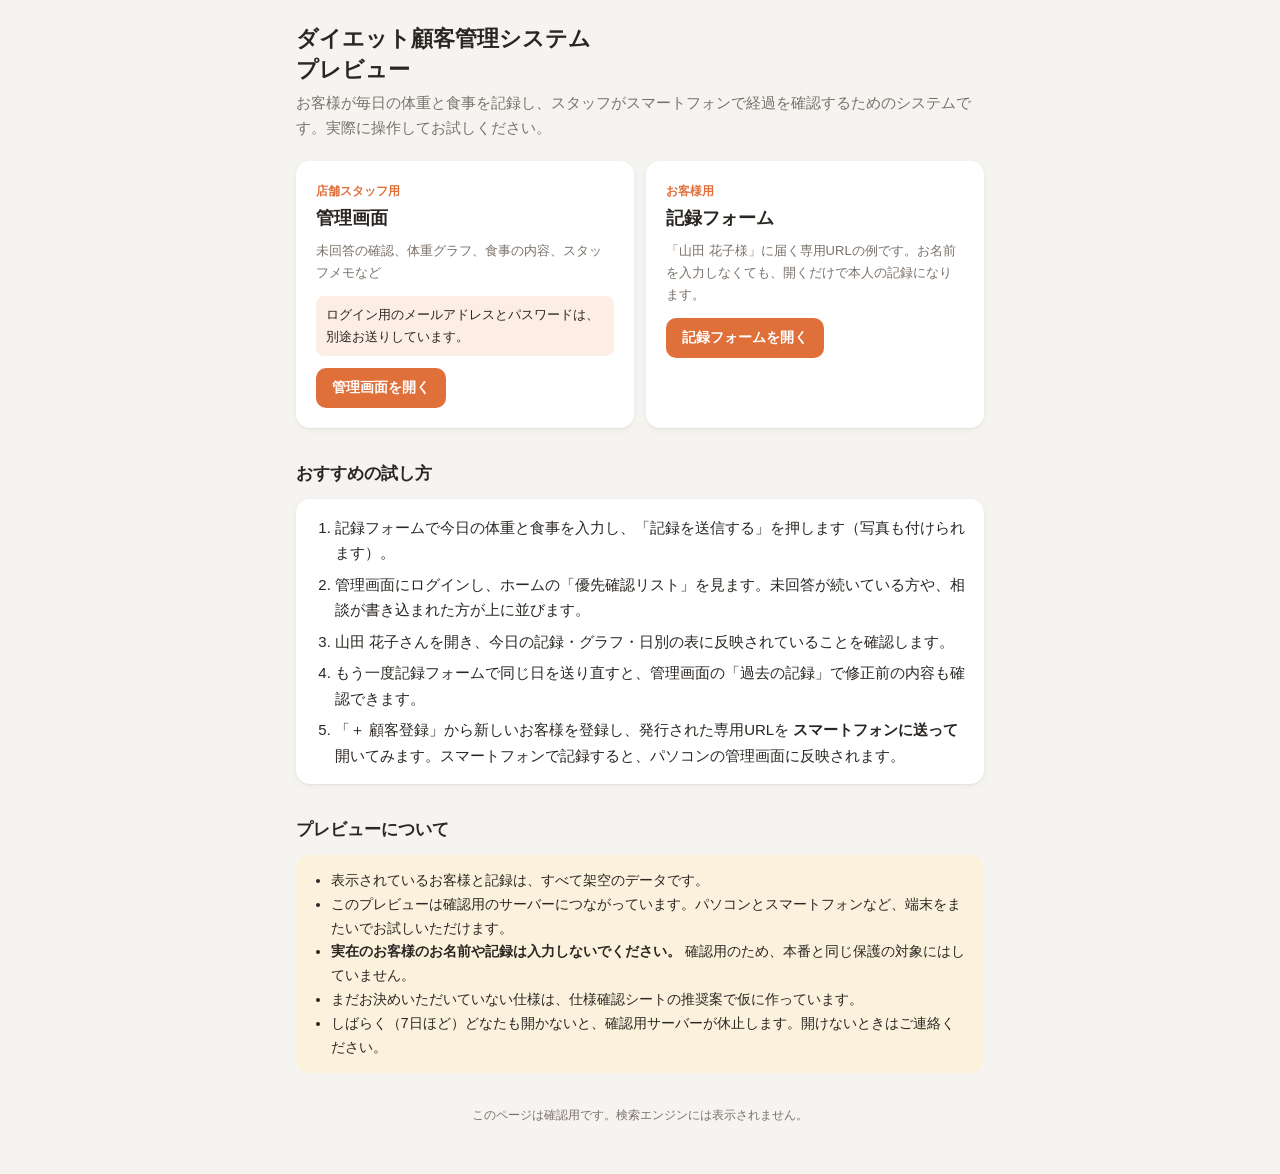
<file: index.html>
<!doctype html>
<html lang="ja">
  <head>
    <meta charset="UTF-8" />
    <meta name="viewport" content="width=device-width, initial-scale=1, viewport-fit=cover" />
    <meta name="robots" content="noindex, nofollow" />
    <title>ダイエット顧客管理システム プレビュー</title>
    <style>
      :root {
        --bg: #f6f4f1;
        --surface: #fff;
        --text: #2a2622;
        --muted: #7a7169;
        --line: #e7e1da;
        --primary: #e0703a;
        --primary-soft: #fdeee5;
        --warn-soft: #fbf1dc;
        --shadow: 0 1px 2px rgba(40, 30, 20, 0.06), 0 2px 8px rgba(40, 30, 20, 0.04);
      }
      * { box-sizing: border-box; }
      body {
        margin: 0;
        background: var(--bg);
        color: var(--text);
        font-family: -apple-system, BlinkMacSystemFont, 'Hiragino Sans', 'Hiragino Kaku Gothic ProN', 'Noto Sans JP', 'Yu Gothic', sans-serif;
        line-height: 1.7;
        font-size: 15px;
        -webkit-text-size-adjust: 100%;
      }
      main { max-width: 720px; margin: 0 auto; padding: 24px 16px 48px; }
      h1 { font-size: 22px; line-height: 1.4; margin: 0 0 4px; }
      h2 { font-size: 17px; margin: 32px 0 10px; }
      .lead { color: var(--muted); margin: 0 0 20px; }
      .entries { display: grid; grid-template-columns: 1fr 1fr; gap: 12px; }
      @media (max-width: 560px) { .entries { grid-template-columns: 1fr; } }
      .entry {
        display: block;
        background: var(--surface);
        border-radius: 14px;
        box-shadow: var(--shadow);
        padding: 18px;
        text-decoration: none;
        color: inherit;
        border: 2px solid transparent;
      }
      .entry:hover { border-color: var(--primary); }
      .entry .tag { font-size: 12px; color: var(--primary); font-weight: 700; }
      .entry .name { font-size: 18px; font-weight: 700; margin: 2px 0 6px; }
      .entry .desc { font-size: 13px; color: var(--muted); margin: 0 0 12px; }
      .entry .go {
        display: inline-block;
        background: var(--primary);
        color: #fff;
        border-radius: 10px;
        padding: 8px 16px;
        font-weight: 700;
        font-size: 14px;
      }
      .account {
        font-size: 13px;
        background: var(--primary-soft);
        border-radius: 8px;
        padding: 8px 10px;
        margin: 0 0 12px;
      }
      code { font-family: ui-monospace, Menlo, monospace; font-weight: 700; }
      ol { padding-left: 1.4em; margin: 0; }
      ol li + li { margin-top: 6px; }
      .card { background: var(--surface); border-radius: 14px; box-shadow: var(--shadow); padding: 16px 18px; }
      .note { background: var(--warn-soft); border-radius: 14px; padding: 14px 18px; font-size: 14px; }
      .note ul { margin: 0; padding-left: 1.2em; }
      .reset {
        margin-top: 12px;
        border: 1px solid var(--line);
        background: var(--surface);
        border-radius: 10px;
        padding: 8px 14px;
        font: inherit;
        font-size: 14px;
        font-weight: 600;
        cursor: pointer;
      }
      .done { color: #2f8f5b; font-size: 13px; margin-left: 8px; }
      footer { color: var(--muted); font-size: 12px; text-align: center; margin-top: 32px; }
    </style>
  </head>
  <body>
    <main>
      <h1>ダイエット顧客管理システム<br />プレビュー</h1>
      <p class="lead">お客様が毎日の体重と食事を記録し、スタッフがスマートフォンで経過を確認するためのシステムです。実際に操作してお試しください。</p>

      <div class="entries">
        <a class="entry" href="admin.html">
          <div class="tag">店舗スタッフ用</div>
          <div class="name">管理画面</div>
          <p class="desc">未回答の確認、体重グラフ、食事の内容、スタッフメモなど</p>
          <div class="account">ログイン用のメールアドレスとパスワードは、別途お送りしています。</div>
          <span class="go">管理画面を開く</span>
        </a>
        <a class="entry" href="checkin.html?t=demo-yamada-hanako-sample">
          <div class="tag">お客様用</div>
          <div class="name">記録フォーム</div>
          <p class="desc">「山田 花子様」に届く専用URLの例です。お名前を入力しなくても、開くだけで本人の記録になります。</p>
          <span class="go">記録フォームを開く</span>
        </a>
      </div>

      <h2>おすすめの試し方</h2>
      <div class="card">
        <ol>
          <li>記録フォームで今日の体重と食事を入力し、「記録を送信する」を押します（写真も付けられます）。</li>
          <li>管理画面にログインし、ホームの「優先確認リスト」を見ます。未回答が続いている方や、相談が書き込まれた方が上に並びます。</li>
          <li>山田 花子さんを開き、今日の記録・グラフ・日別の表に反映されていることを確認します。</li>
          <li>もう一度記録フォームで同じ日を送り直すと、管理画面の「過去の記録」で修正前の内容も確認できます。</li>
          <li>「＋ 顧客登録」から新しいお客様を登録し、発行された専用URLを <strong>スマートフォンに送って</strong> 開いてみます。スマートフォンで記録すると、パソコンの管理画面に反映されます。</li>
        </ol>
      </div>

      <h2>プレビューについて</h2>
      <div class="note">
        <ul>
          <li>表示されているお客様と記録は、すべて架空のデータです。</li>
          <li>このプレビューは確認用のサーバーにつながっています。パソコンとスマートフォンなど、端末をまたいでお試しいただけます。</li>
          <li><strong>実在のお客様のお名前や記録は入力しないでください。</strong> 確認用のため、本番と同じ保護の対象にはしていません。</li>
          <li>まだお決めいただいていない仕様は、仕様確認シートの推奨案で仮に作っています。</li>
          <li>しばらく（7日ほど）どなたも開かないと、確認用サーバーが休止します。開けないときはご連絡ください。</li>
        </ul>
      </div>

      <footer>このページは確認用です。検索エンジンには表示されません。</footer>
    </main>
  </body>
</html>
</file>
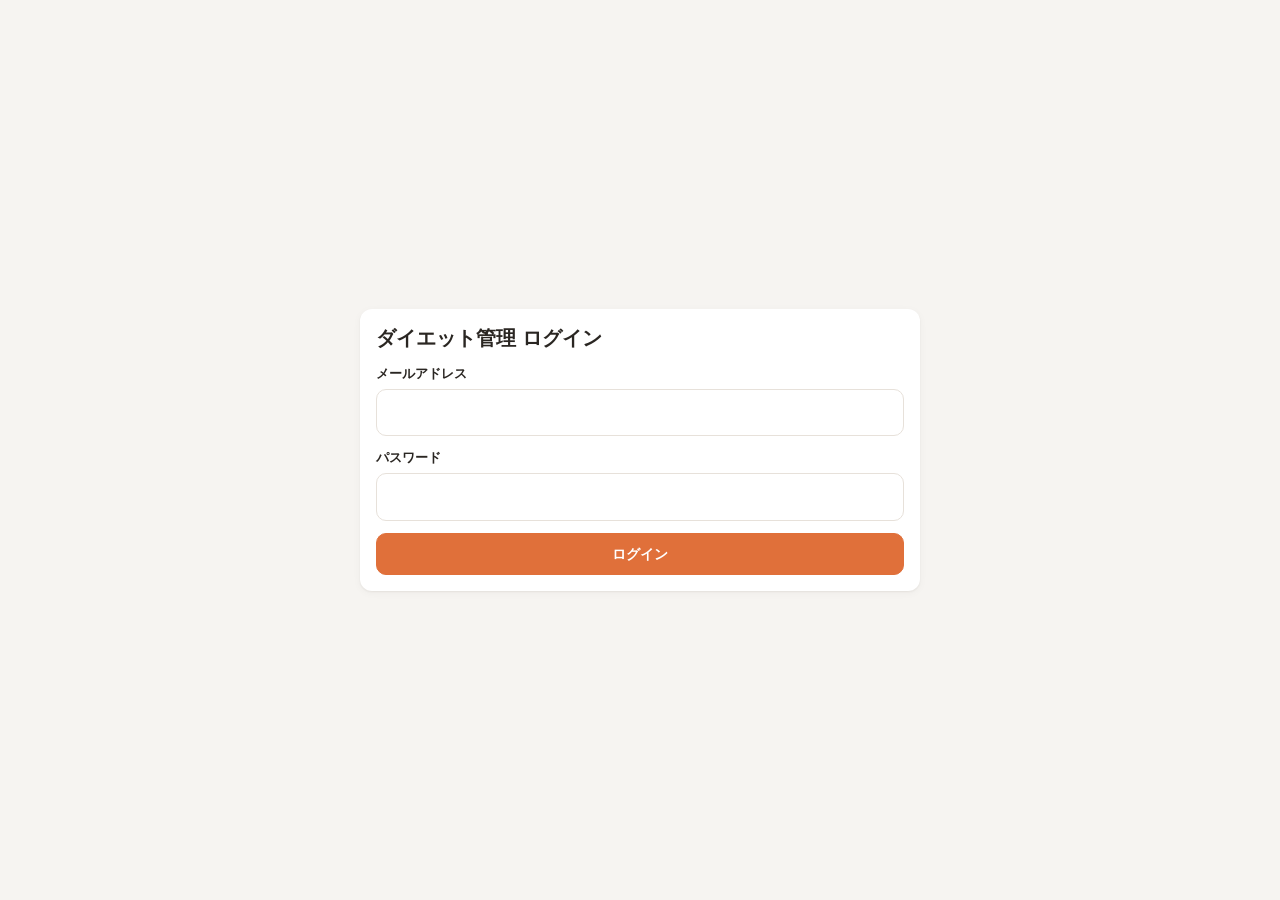
<file: admin.html>
<!doctype html>
<html lang="ja">
  <head>
    <meta charset="UTF-8" />
    <meta name="viewport" content="width=device-width, initial-scale=1, viewport-fit=cover" />
    <meta name="robots" content="noindex, nofollow" />
    <title>ダイエット管理</title>
    <script type="module" crossorigin src="./assets/admin-LD96tysq.js"></script>
    <link rel="modulepreload" crossorigin href="./assets/WeightChart-f8XoG5HA.js">
    <link rel="stylesheet" crossorigin href="./assets/WeightChart-BrnZ0A_S.css">
  </head>
  <body>
    <div id="root"></div>
  </body>
</html>
</file>
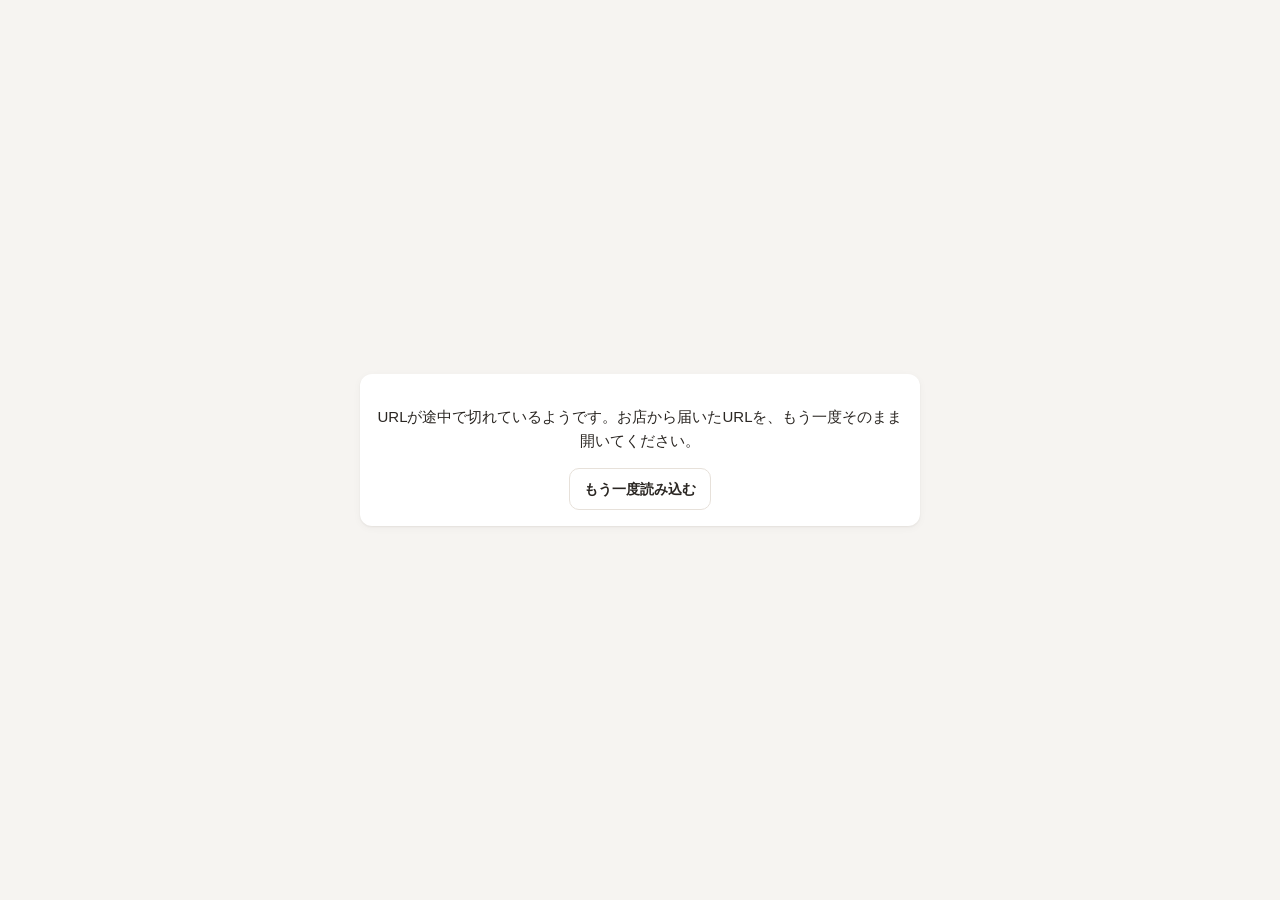
<file: checkin.html>
<!doctype html>
<html lang="ja">
  <head>
    <meta charset="UTF-8" />
    <meta name="viewport" content="width=device-width, initial-scale=1, viewport-fit=cover" />
    <meta name="robots" content="noindex, nofollow" />
    <meta name="referrer" content="no-referrer" />
    <title>毎日の記録</title>
    <script type="module" crossorigin src="./assets/checkin-nc-Ychmq.js"></script>
    <link rel="modulepreload" crossorigin href="./assets/WeightChart-f8XoG5HA.js">
    <link rel="stylesheet" crossorigin href="./assets/WeightChart-BrnZ0A_S.css">
  </head>
  <body>
    <div id="root"></div>
  </body>
</html>
</file>
<file: assets/WeightChart-BrnZ0A_S.css>
:root{--bg: #f6f4f1;--surface: #ffffff;--surface-2: #faf8f5;--text: #2a2622;--muted: #7a7169;--line: #e7e1da;--primary: #e0703a;--primary-ink: #ffffff;--primary-soft: #fdeee5;--night: #3aa3d9;--night-soft: #e5f3fb;--ok: #2f8f5b;--ok-soft: #e4f4ea;--warn: #c98a12;--warn-soft: #fbf1dc;--danger: #cc3d3d;--danger-soft: #fbe6e6;--gray-soft: #eeebe7;--radius: 12px;--shadow: 0 1px 2px rgba(40, 30, 20, .06), 0 2px 8px rgba(40, 30, 20, .04);font-family:-apple-system,BlinkMacSystemFont,Hiragino Sans,Hiragino Kaku Gothic ProN,Noto Sans JP,Yu Gothic,sans-serif;color:var(--text);background:var(--bg);-webkit-text-size-adjust:100%}*{box-sizing:border-box}body{margin:0;background:var(--bg);line-height:1.6;font-size:15px}a{color:var(--primary)}button,input,select,textarea{font:inherit;color:inherit}h1,h2,h3{margin:0;line-height:1.35}h1{font-size:20px}h2{font-size:17px}h3{font-size:15px}.container{max-width:960px;margin:0 auto;padding:16px}.narrow{max-width:560px}.stack>*+*{margin-top:12px}.row{display:flex;gap:8px;align-items:center;flex-wrap:wrap}.spacer{flex:1}.grid-2{display:grid;grid-template-columns:1fr 1fr;gap:12px}@media (max-width: 520px){.grid-2{grid-template-columns:1fr}}.topbar{position:sticky;top:0;z-index:20;background:var(--surface);border-bottom:1px solid var(--line)}.topbar-inner{max-width:960px;margin:0 auto;padding:10px 16px;display:flex;gap:12px;align-items:center}.brand{font-weight:700;font-size:15px;white-space:nowrap}.nav{display:flex;gap:4px;overflow-x:auto}.nav a{padding:6px 10px;border-radius:8px;color:var(--muted);text-decoration:none;white-space:nowrap;font-size:14px}.nav a.active{background:var(--primary-soft);color:var(--primary);font-weight:600}.demo-banner{background:var(--warn-soft);color:#7a5408;font-size:12px;text-align:center;padding:4px 12px}.card{background:var(--surface);border-radius:var(--radius);box-shadow:var(--shadow);padding:16px}.card-title{display:flex;align-items:center;gap:8px;margin-bottom:10px}.muted{color:var(--muted)}.small{font-size:13px}.tiny{font-size:12px}.nowrap{white-space:nowrap}.num{font-variant-numeric:tabular-nums}.error-text{color:var(--danger);font-size:13px}.btn{display:inline-flex;align-items:center;justify-content:center;gap:6px;border:1px solid var(--line);background:var(--surface);border-radius:10px;padding:9px 14px;min-height:42px;cursor:pointer;text-decoration:none;color:var(--text);font-weight:600;font-size:14px}.btn:disabled{opacity:.55;cursor:default}.btn-primary{background:var(--primary);border-color:var(--primary);color:var(--primary-ink)}.btn-danger{color:var(--danger);border-color:#efc5c5}.btn-line{background:#06c755;border-color:#06c755;color:#fff}.btn-sm{min-height:34px;padding:5px 10px;font-size:13px}.btn-block{width:100%}.link-btn{background:none;border:none;color:var(--primary);cursor:pointer;padding:0;font-weight:600}.field{display:block}.field>.label{display:block;font-size:13px;font-weight:600;margin-bottom:4px}.req{color:var(--danger);font-size:11px;margin-left:4px}.input,.select,.textarea{width:100%;border:1px solid var(--line);background:var(--surface);border-radius:10px;padding:10px 12px;font-size:16px;min-height:44px}.textarea{min-height:80px;resize:vertical}.input:focus,.select:focus,.textarea:focus{outline:2px solid var(--primary);outline-offset:-1px;border-color:transparent}.input.invalid{border-color:var(--danger);background:var(--danger-soft)}.badge{display:inline-flex;align-items:center;border-radius:999px;padding:2px 9px;font-size:12px;font-weight:600;white-space:nowrap;background:var(--gray-soft);color:var(--muted)}.badge-ok{background:var(--ok-soft);color:var(--ok)}.badge-warn{background:var(--warn-soft);color:#8a5d05}.badge-danger{background:var(--danger-soft);color:var(--danger)}.badge-info{background:var(--night-soft);color:#1d6f9b}.segmented{display:inline-flex;background:var(--gray-soft);border-radius:10px;padding:3px;gap:2px;flex-wrap:wrap}.segmented button{border:none;background:transparent;border-radius:8px;padding:5px 10px;font-size:13px;cursor:pointer;color:var(--muted);font-weight:600}.segmented button.on{background:var(--surface);color:var(--text);box-shadow:var(--shadow)}.choices{display:flex;gap:8px;flex-wrap:wrap}.choice{flex:1 1 0;min-width:72px;min-height:44px;border:1.5px solid var(--line);background:var(--surface);border-radius:10px;font-weight:600;cursor:pointer;padding:6px 8px}.choice.on{border-color:var(--primary);background:var(--primary-soft);color:var(--primary)}.table-wrap{overflow-x:auto;-webkit-overflow-scrolling:touch}table.table{width:100%;border-collapse:collapse;font-size:14px}.table th,.table td{padding:9px 10px;border-bottom:1px solid var(--line);text-align:left;vertical-align:middle}.table th{font-size:12px;color:var(--muted);font-weight:600;white-space:nowrap}.table tr.clickable{cursor:pointer}.table tr.clickable:hover td{background:var(--surface-2)}.daily-table{border-collapse:separate;border-spacing:0;font-size:13px}.daily-table th,.daily-table td{padding:6px 8px;border-bottom:1px solid var(--line);text-align:center;white-space:nowrap;min-width:58px}.daily-table th:first-child,.daily-table td:first-child{position:sticky;left:0;background:var(--surface);text-align:left;font-weight:600;color:var(--muted);z-index:1;min-width:76px}.daily-table .over{color:var(--danger);font-weight:700}.tiles{display:grid;grid-template-columns:repeat(3,1fr);gap:8px}@media (min-width: 720px){.tiles{grid-template-columns:repeat(6,1fr)}}.tile{background:var(--surface);border-radius:var(--radius);box-shadow:var(--shadow);padding:10px 12px}.tile .tile-label{font-size:12px;color:var(--muted)}.tile .tile-value{font-size:24px;font-weight:700;font-variant-numeric:tabular-nums}.tile .tile-unit{font-size:12px;color:var(--muted);margin-left:2px}.tile.warn .tile-value{color:var(--warn)}.tile.danger .tile-value{color:var(--danger)}.metrics{display:grid;grid-template-columns:repeat(2,1fr);gap:1px;background:var(--line);border-radius:10px;overflow:hidden}@media (min-width: 720px){.metrics{grid-template-columns:repeat(4,1fr)}}.metric{background:var(--surface);padding:10px 12px}.metric .m-label{font-size:12px;color:var(--muted)}.metric .m-value{font-size:18px;font-weight:700;font-variant-numeric:tabular-nums}.down{color:var(--ok)}.up{color:var(--danger)}.list{display:flex;flex-direction:column;gap:8px}.list-item{display:flex;gap:12px;align-items:center;background:var(--surface);border-radius:var(--radius);box-shadow:var(--shadow);padding:12px 14px;text-decoration:none;color:inherit}.list-item .li-main{flex:1;min-width:0}.list-item .li-name{font-weight:700}.list-item .li-sub{font-size:12px;color:var(--muted)}.list-item .li-right{text-align:right;font-variant-numeric:tabular-nums}.chev{color:var(--muted)}.chart svg{width:100%;height:auto;display:block}.legend{display:flex;gap:14px;font-size:12px;color:var(--muted);flex-wrap:wrap}.legend i{display:inline-block;width:14px;height:3px;border-radius:2px;vertical-align:middle;margin-right:4px}.thumbs{display:flex;gap:8px;flex-wrap:wrap}.thumb{position:relative;width:76px;height:76px;border-radius:8px;overflow:hidden;background:var(--gray-soft);border:none;padding:0;cursor:pointer}.thumb img{width:100%;height:100%;object-fit:cover;display:block}.thumb .thumb-x{position:absolute;top:3px;right:3px;width:24px;height:24px;border-radius:50%;background:#0009;color:#fff;border:none;font-size:14px;line-height:24px;cursor:pointer}.thumb-add{display:flex;align-items:center;justify-content:center;flex-direction:column;border:1.5px dashed var(--line);background:var(--surface);color:var(--muted);font-size:12px}.lightbox{position:fixed;top:0;right:0;bottom:0;left:0;background:#000000d9;z-index:100;display:flex;align-items:center;justify-content:center;padding:16px}.lightbox img{max-width:100%;max-height:100%;border-radius:8px}details.fold{border-bottom:1px solid var(--line)}details.fold>summary{list-style:none;cursor:pointer;padding:10px 2px;display:flex;gap:8px;align-items:center}details.fold>summary::-webkit-details-marker{display:none}details.fold>summary:after{content:"＋";margin-left:auto;color:var(--muted)}details.fold[open]>summary:after{content:"－"}details.fold>.fold-body{padding:0 2px 12px}.kv{display:grid;grid-template-columns:7em 1fr;gap:4px 12px;font-size:14px}.kv dt{color:var(--muted)}.kv dd{margin:0}.note{border-left:3px solid var(--primary-soft);padding:4px 0 4px 10px}.note-body{white-space:pre-wrap}.url-box{font-family:ui-monospace,Menlo,monospace;font-size:12px;background:var(--surface-2);border:1px solid var(--line);border-radius:8px;padding:8px 10px;word-break:break-all}.toast{position:fixed;left:50%;bottom:24px;transform:translate(-50%);background:#2a2622;color:#fff;padding:10px 16px;border-radius:10px;font-size:14px;z-index:200}.empty{text-align:center;color:var(--muted);padding:24px 8px;font-size:14px}.center-page{min-height:100vh;display:flex;align-items:center;justify-content:center;padding:16px}.checkin-head{background:var(--surface);border-bottom:1px solid var(--line);padding:14px 16px}.checkin-head .who{font-size:18px;font-weight:700}.section-title{font-size:15px;font-weight:700;display:flex;align-items:center;gap:8px;margin-bottom:10px}.section-title .dot{width:6px;height:18px;border-radius:3px;background:var(--primary)}.input-unit{position:relative}.input-unit .input{padding-right:44px}.input-unit .unit{position:absolute;right:12px;top:50%;transform:translateY(-50%);color:var(--muted);font-size:14px;pointer-events:none}.prev{font-size:12px;color:var(--muted);margin-top:2px}.meal{border-top:1px solid var(--line);padding-top:12px}.meal:first-of-type{border-top:none;padding-top:0}.meal-name{font-weight:700;margin-bottom:6px}.submit-bar{position:fixed;left:0;right:0;bottom:0;padding:10px 16px calc(10px + env(safe-area-inset-bottom));background:#f6f4f1f0;-webkit-backdrop-filter:blur(6px);backdrop-filter:blur(6px);border-top:1px solid var(--line);z-index:30}.submit-bar .btn{max-width:560px;margin:0 auto;display:flex;min-height:52px;font-size:16px}.bottom-pad{height:96px}.done-mark{width:64px;height:64px;border-radius:50%;background:var(--ok-soft);color:var(--ok);display:flex;align-items:center;justify-content:center;font-size:32px;margin:0 auto 12px}@media (max-width: 600px){.topbar-inner{flex-wrap:wrap;row-gap:6px}.topbar-inner .nav{order:3;width:100%}}.progress{height:10px;border-radius:999px;background:var(--gray-soft);overflow:hidden;margin-top:6px}.progress>div{height:100%;background:var(--ok);border-radius:999px}.tile-link{display:block;color:inherit;text-decoration:none}.tile-link:hover{outline:2px solid var(--primary-soft)}.plain-fieldset{border:0;padding:0;margin:0;min-width:0}.plain-fieldset:disabled{opacity:.6}
</file>
